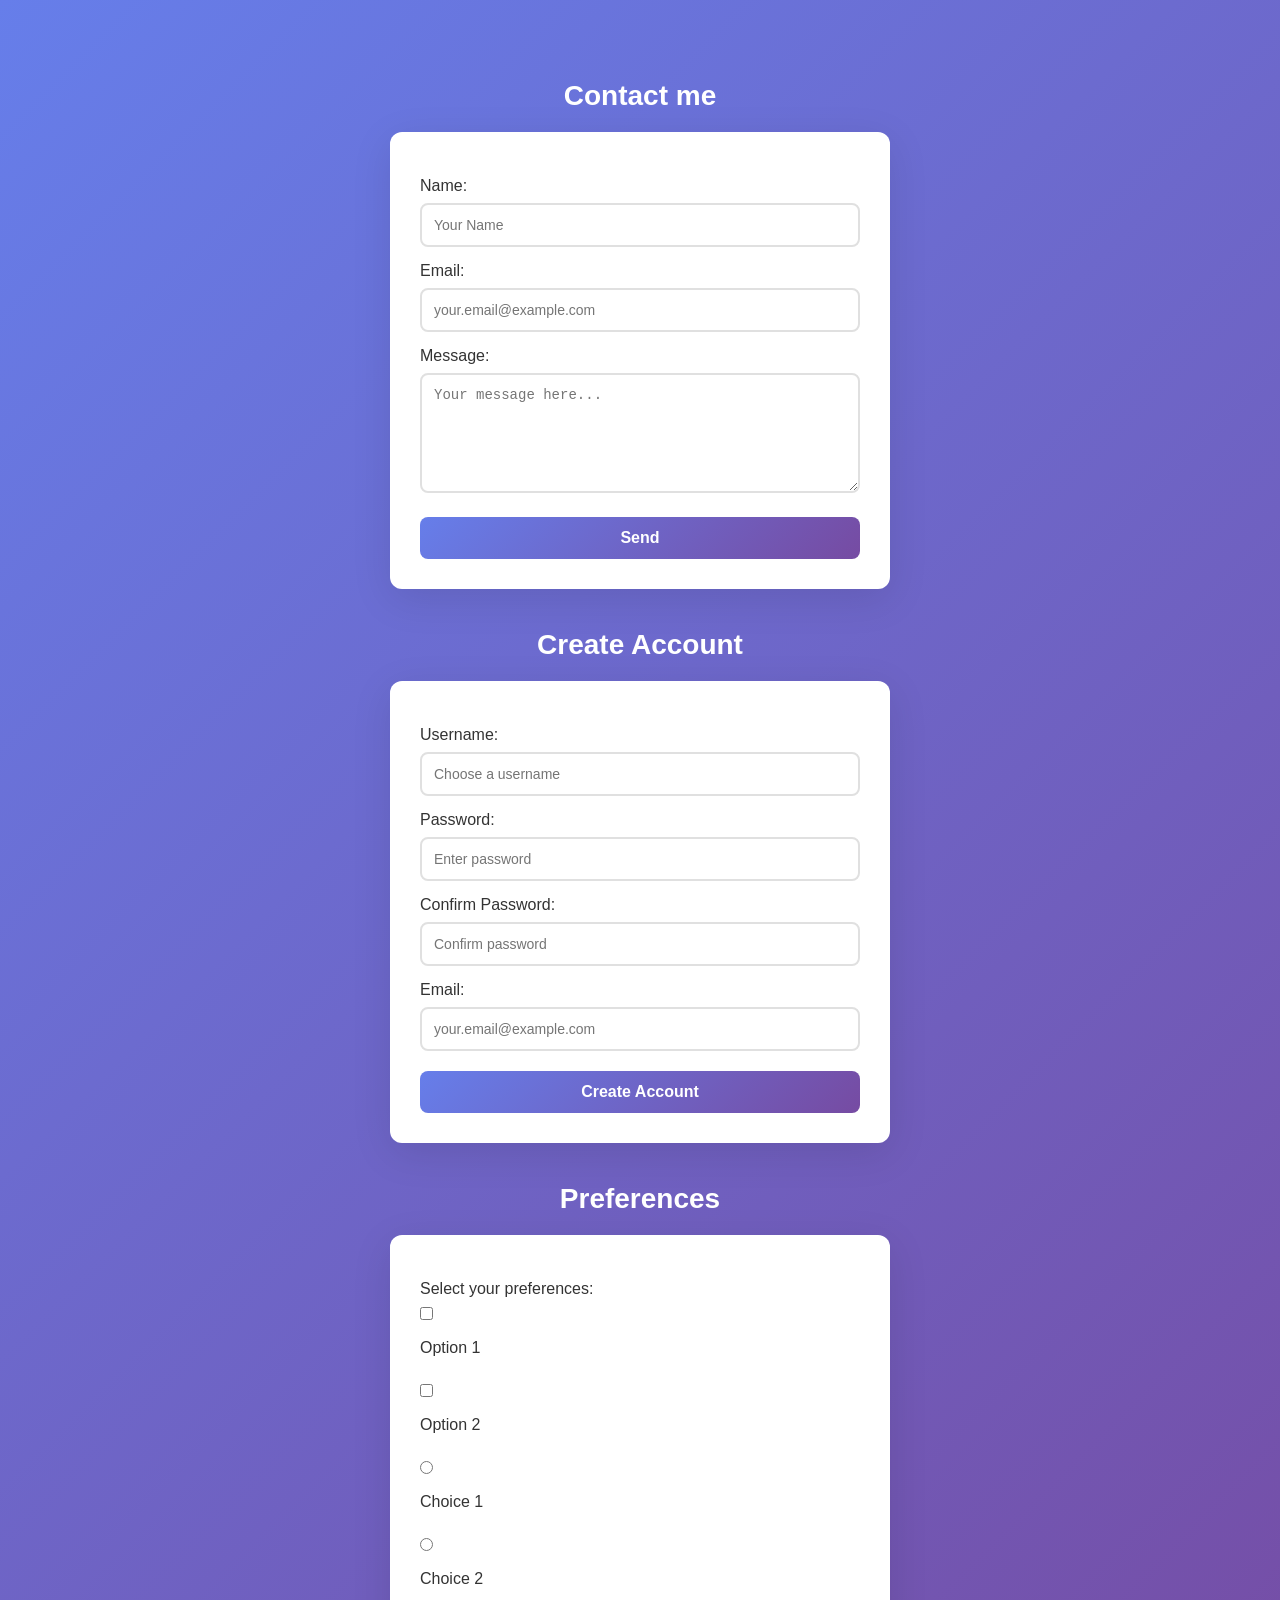
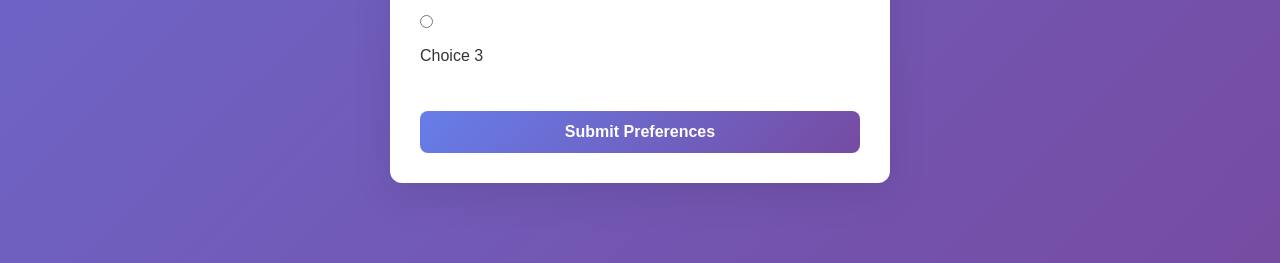
<file: 2ndpage.html>
<!DOCTYPE html>
<html lang="en">
<head>
    <meta charset="UTF-8">
    <meta name="viewport" content="width=device-width, initial-scale=1.0">
    <title>Document</title>
    <link rel="stylesheet" href="2ndstyle.css">

</head>
<body>
    <h1>Contact me</h1>
    <form>
        <div class="container">
            <label for="name">Name:</label>
            <input type="text" id="name" name="name" placeholder="Your Name">

            <label for="email">Email:</label>
            <input type="email" id="email" name="email" placeholder="your.email@example.com">

            <label for="message">Message:</label>
            <textarea id="message" name="message" placeholder="Your message here..."></textarea>

            <button type="submit">Send</button>
        </div>
    </form>
    
</body>
</html>
<h1>Create Account</h1>
<form>
    <div class="container">
        <label for="username">Username:</label>
        <input type="text" id="username" name="username" placeholder="Choose a username">

        <label for="password">Password:</label>
        <input type="password" id="password" name="password" placeholder="Enter password">

        <label for="confirm-password">Confirm Password:</label>
        <input type="password" id="confirm-password" name="confirm-password" placeholder="Confirm password">

        <label for="email-signup">Email:</label>
        <input type="email" id="email-signup" name="email-signup" placeholder="your.email@example.com">

        <button type="submit">Create Account</button>
    </div>
</form>

<h1>Preferences</h1>
<form>
    <div class="container">
        <label for="preferences">Select your preferences:</label>
        <input type="checkbox" id="preference1" name="preference1" value="Option1">
        <label for="preference1">Option 1</label><br>
        
        <input type="checkbox" id="preference2" name="preference2" value="Option2">
        <label for="preference2">Option 2</label><br>
        
        <input type="radio" id="radio1" name="radioGroup" value="Choice1">
        <label for="radio1">Choice 1</label><br>
        
        <input type="radio" id="radio2" name="radioGroup" value="Choice2">
        <label for="radio2">Choice 2</label><br>
        
        <input type="radio" id="radio3" name="radioGroup" value="Choice3">
        <label for="radio3">Choice 3</label><br>
        
        <button type="submit">Submit Preferences</button>
    </div>
</form>
</file>
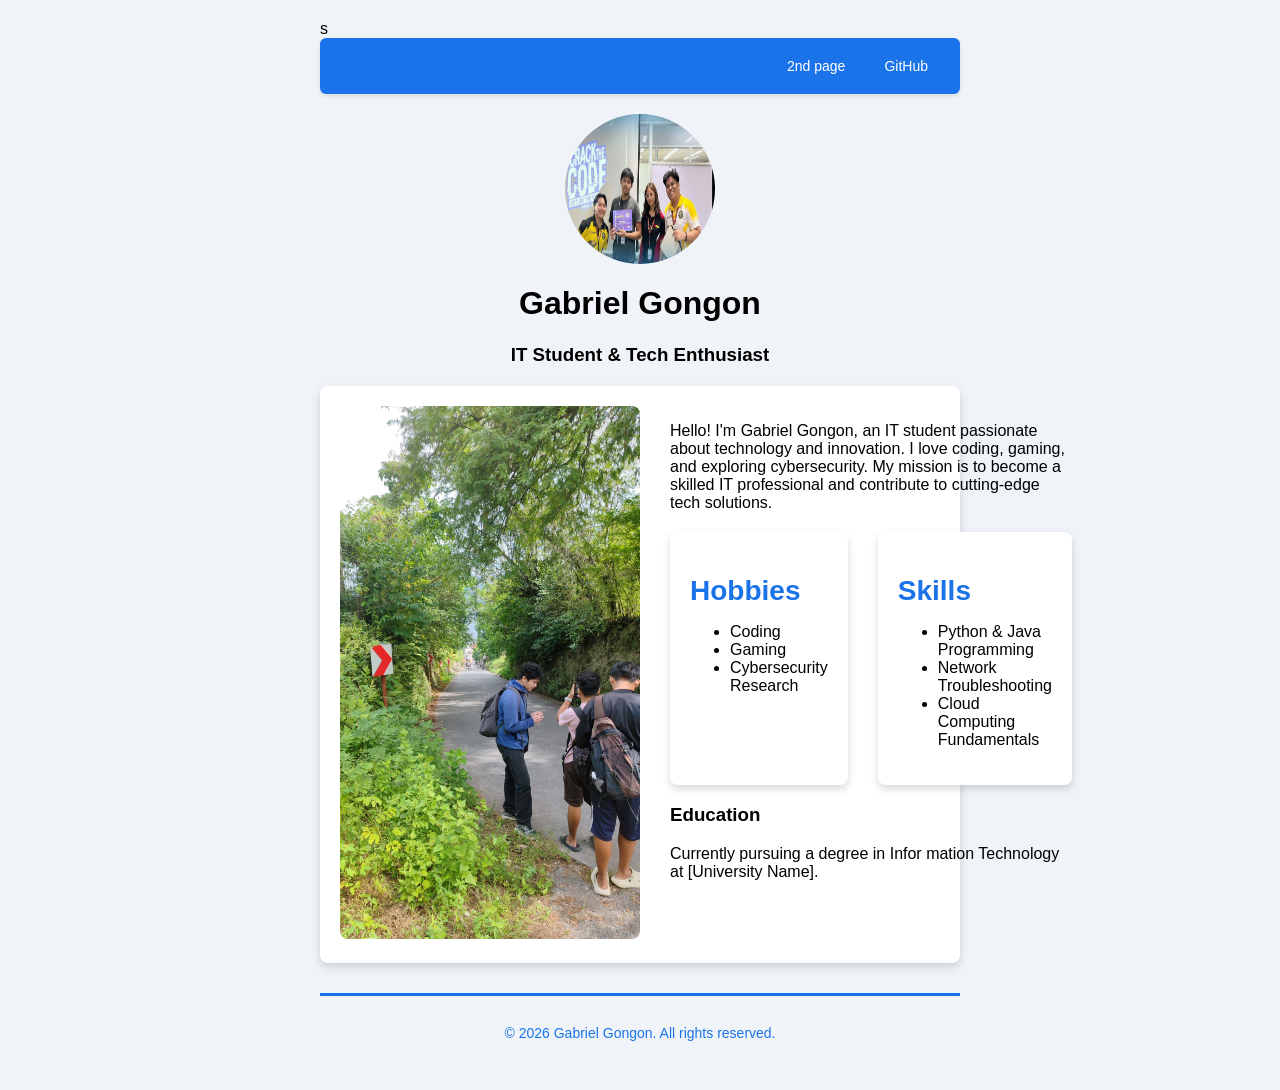
<file: bioFinal.html>
<!DOCTYPE html>
<html lang="en">
<head>
    <meta charset="UTF-8">
    <meta name="viewport" content="width=device-width, initial-scale=1.0">
    <title>Gabriel Gongon - Biography</title>
    <link rel="stylesheet" href="style.css">
</head>
<body>s
    <nav>   
        <ul>
            <li><a href="2ndpage.html">2nd page</a></li>
            <li><a href="https://github.com/ggongon554684-rgb">GitHub</a></li>
        </ul>
    </nav>

    <main>
        <header>
            <img src="asset/Screenshot 2025-12-09 200320.png" alt="profile" class="header-image">
            <h1>Gabriel Gongon</h1>
            <h3 class="subtitle">IT Student & Tech Enthusiast</h3>

        </header>

        <section class="bio-container">
            <aside class="profile-image">
                <img src="asset/IMG_20260103_094945.jpg" alt="Gabriel Gongon">
            </aside>

            <article class="bio-content">
                <section class="intro">
                    <p>Hello! I'm Gabriel Gongon, an IT student passionate about technology and innovation. I love coding, gaming, and exploring cybersecurity. My mission is to become a skilled IT professional and contribute to cutting-edge tech solutions.</p>
                </section>

                <div class="highlights">
                    <section class="column">
                        <h2>Hobbies</h2>
                        <ul>
                            <li>Coding</li>
                            <li>Gaming</li>
                            <li>Cybersecurity Research</li>
                        </ul>
                    </section>

                    <section class="column">
                        <h2>Skills</h2>
                        <ul>
                            <li>Python & Java Programming</li>
                            <li>Network Troubleshooting</li>
                            <li>Cloud Computing Fundamentals</li>
                        </ul>
                    </section>
                </div>
                <h3>Education</h3>
                <p>Currently pursuing a degree in Infor mation Technology at [University Name].</p>
            </article>
        </section>
    </main>

    <footer>
        <p>&copy; 2026 Gabriel Gongon. All rights reserved.</p>
    </footer>
</body>
</html>
</file>
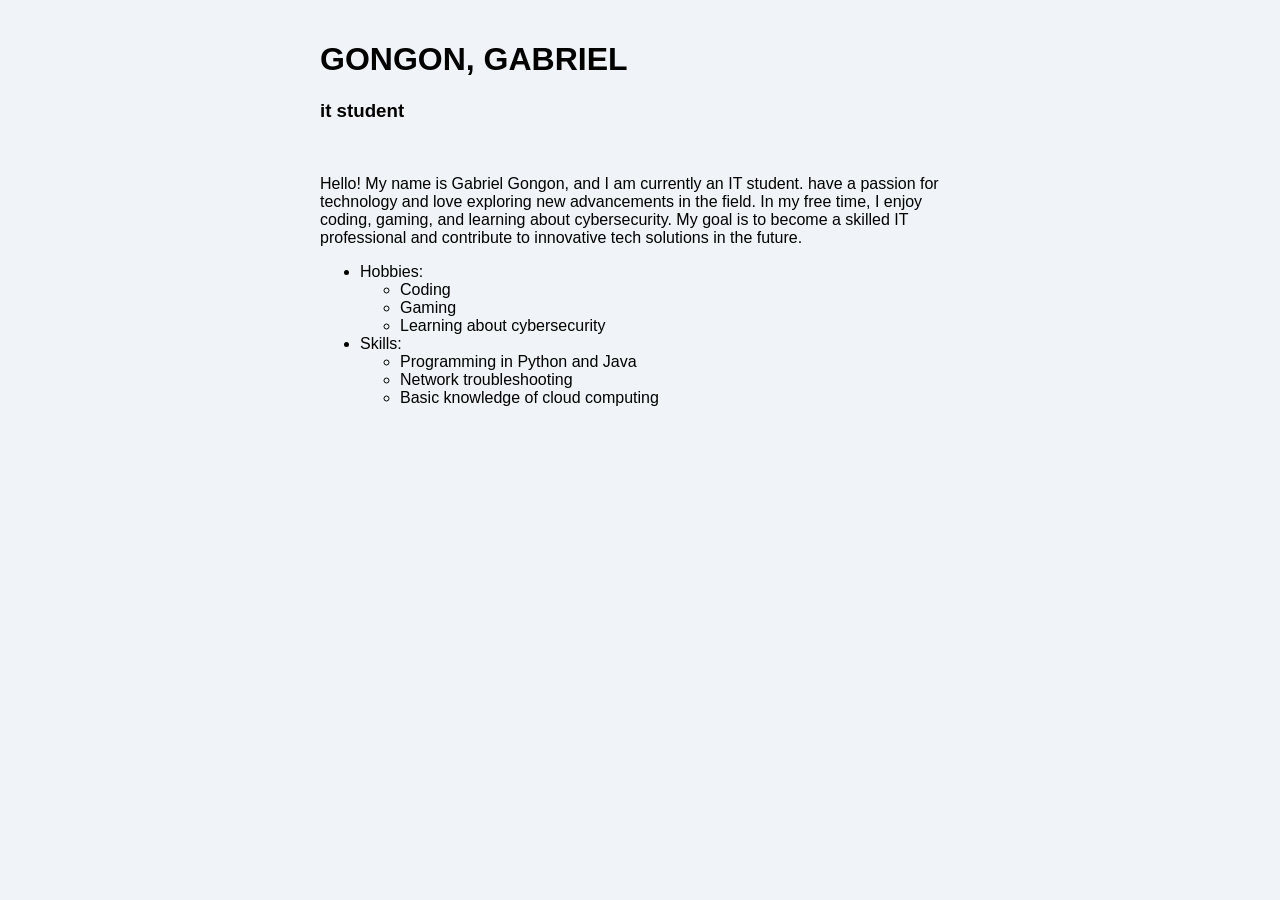
<file: biography.html>
<!DOCTYPE html>
<html lang="en">

<head>
    <meta charset="UTF-8">
    <meta name="viewport" content="width=device-width, initial-scale=1.0">
    <title>My biography</title>
    <link rel="stylesheet" href="style.css">
</head>

<body>
    <div class="container">
        <h1 class="name-header">GONGON, GABRIEL</h1>
        <h3>it student</h3>

        <br>

        <p>Hello! My name is <span class="name">Gabriel Gongon</span>, and I am currently an IT student.
            have a passion for technology and love exploring new advancements in the field.
            In my free time, I enjoy coding, gaming, and learning about cybersecurity.
            My goal is to become a skilled IT professional and contribute to innovative tech solutions in the future.
        </p>

        <ul>
            <li>Hobbies:
                <ul>
                    <li>Coding</li>
                    <li>Gaming</li>
                    <li>Learning about cybersecurity</li>
                </ul>
            </li>
            <li>Skills:
                <ul>
                    <li>Programming in Python and Java</li>
                    <li>Network troubleshooting</li>
                    <li>Basic knowledge of cloud computing</li>
                </ul>
            </li>
        </ul>
</body>

</html>
</file>
<file: 2ndstyle.css>
* {
    margin: 0;
    padding: 0;
    box-sizing: border-box;
}

body {
    font-family: 'Segoe UI', Tahoma, Geneva, Verdana, sans-serif;
    background: linear-gradient(135deg, #667eea 0%, #764ba2 100%);
    min-height: 100vh;
    padding: 40px 20px;
}

h1 {
    color: #fff;
    margin-top: 40px;
    margin-bottom: 20px;
    font-size: 28px;
    text-align: center;
}

.container {
    background: #fff;
    border-radius: 12px;
    padding: 30px;
    max-width: 500px;
    margin: 0 auto 40px;
    box-shadow: 0 10px 40px rgba(0, 0, 0, 0.1);
}

label {
    display: block;
    margin-top: 15px;
    margin-bottom: 8px;
    color: #333;
    font-weight: 500;
}

input[type="text"],
input[type="email"],
input[type="password"],
textarea {
    width: 100%;
    padding: 12px;
    border: 2px solid #e0e0e0;
    border-radius: 8px;
    font-size: 14px;
    transition: border-color 0.3s;
}

input[type="text"]:focus,
input[type="email"]:focus,
input[type="password"]:focus,
textarea:focus {
    outline: none;
    border-color: #667eea;
}

textarea {
    resize: vertical;
    min-height: 120px;
}

button {
    width: 100%;
    padding: 12px;
    margin-top: 20px;
    background: linear-gradient(135deg, #667eea 0%, #764ba2 100%);
    color: #fff;
    border: none;
    border-radius: 8px;
    font-size: 16px;
    font-weight: 600;
    cursor: pointer;
    transition: transform 0.2s, box-shadow 0.2s;
}

button:hover {
    transform: translateY(-2px);
    box-shadow: 0 5px 20px rgba(102, 126, 234, 0.4);
}

input[type="checkbox"],
input[type="radio"] {
    margin-right: 8px;
    cursor: pointer;
}
</file>
<file: style.css>
nav {
    background-color: #1a73e8;
    padding: 12px 20px;
    position: sticky;
    top: 0;
    box-shadow: 0 2px 4px rgba(0,0,0,0.1);
    border-radius: 6px;
}

nav ul {
    display: flex;
    justify-content: flex-end;
    list-style: none;
    padding: 0;
    margin: 0;
    gap: 15px;
    max-width: 1200px;
    margin-left: auto;
    margin-right: auto;
}

nav a {
    text-decoration: none;
    padding: 8px 12px;
    display: block;
    color: #ffffff;
    transition: background-color 0.3s ease;
    border-radius: 4px;
    font-size: 14px;
}

nav a:hover {
    background-color: rgba(255, 255, 255, 0.2);
}

body {
    font-family: Helvetica, sans-serif;
    margin: 0;
    padding: 20px;
    background-color: #f0f4f8;
    color: #000000;
}

main {
    max-width: 1200px;
    margin: 0 auto;
}

h2 {
    color: #1a73e8;
    font-size: 28px;
    margin-bottom: 10px;
}

.bio-container {
    display: flex;
    gap: 30px;
    align-items: flex-start;
    background-color: #ffffff;
    padding: 20px;
    box-shadow: 0 4px 8px rgba(0,0,0,0.15);
    border-radius: 8px;
}

.bio-container aside {
    flex-shrink: 0;
}

.bio-container aside img {
    max-width: 300px;
    height: auto;
    border-radius: 8px;
}

.highlights {
    display: flex;
    gap: 30px;
    margin-top: 20px;
}

.column {
    flex: 1;
    background-color: #ffffff;
    padding: 20px;
    box-shadow: 0 4px 8px rgba(0,0,0,0.15);
    border-radius: 8px;
    transition: all 0.3s ease;
    cursor: pointer;
}

.column:hover {
    background-color: #1a73e8;
    color: #ffffff;
    transform: scale(1.05);
    box-shadow: 0 8px 16px rgba(26, 115, 232, 0.3);
    h2 {
        color: #ffffff;
    }
}

footer {
    text-align: center;
    padding: 15px 0;
    border-top: 3px solid #1a73e8;
    margin-top: 30px;
    color: #1a73e8;
    font-size: 14px;
}

body {
    margin: auto 300px;
}
.header-image {
    width: 150px;
    height: 150px;
    border-radius: 50%;
    display: flex;
    margin: 10px auto;
    
}

header {
    text-align: center;
    margin: 20px;
    
    
}
</file>
